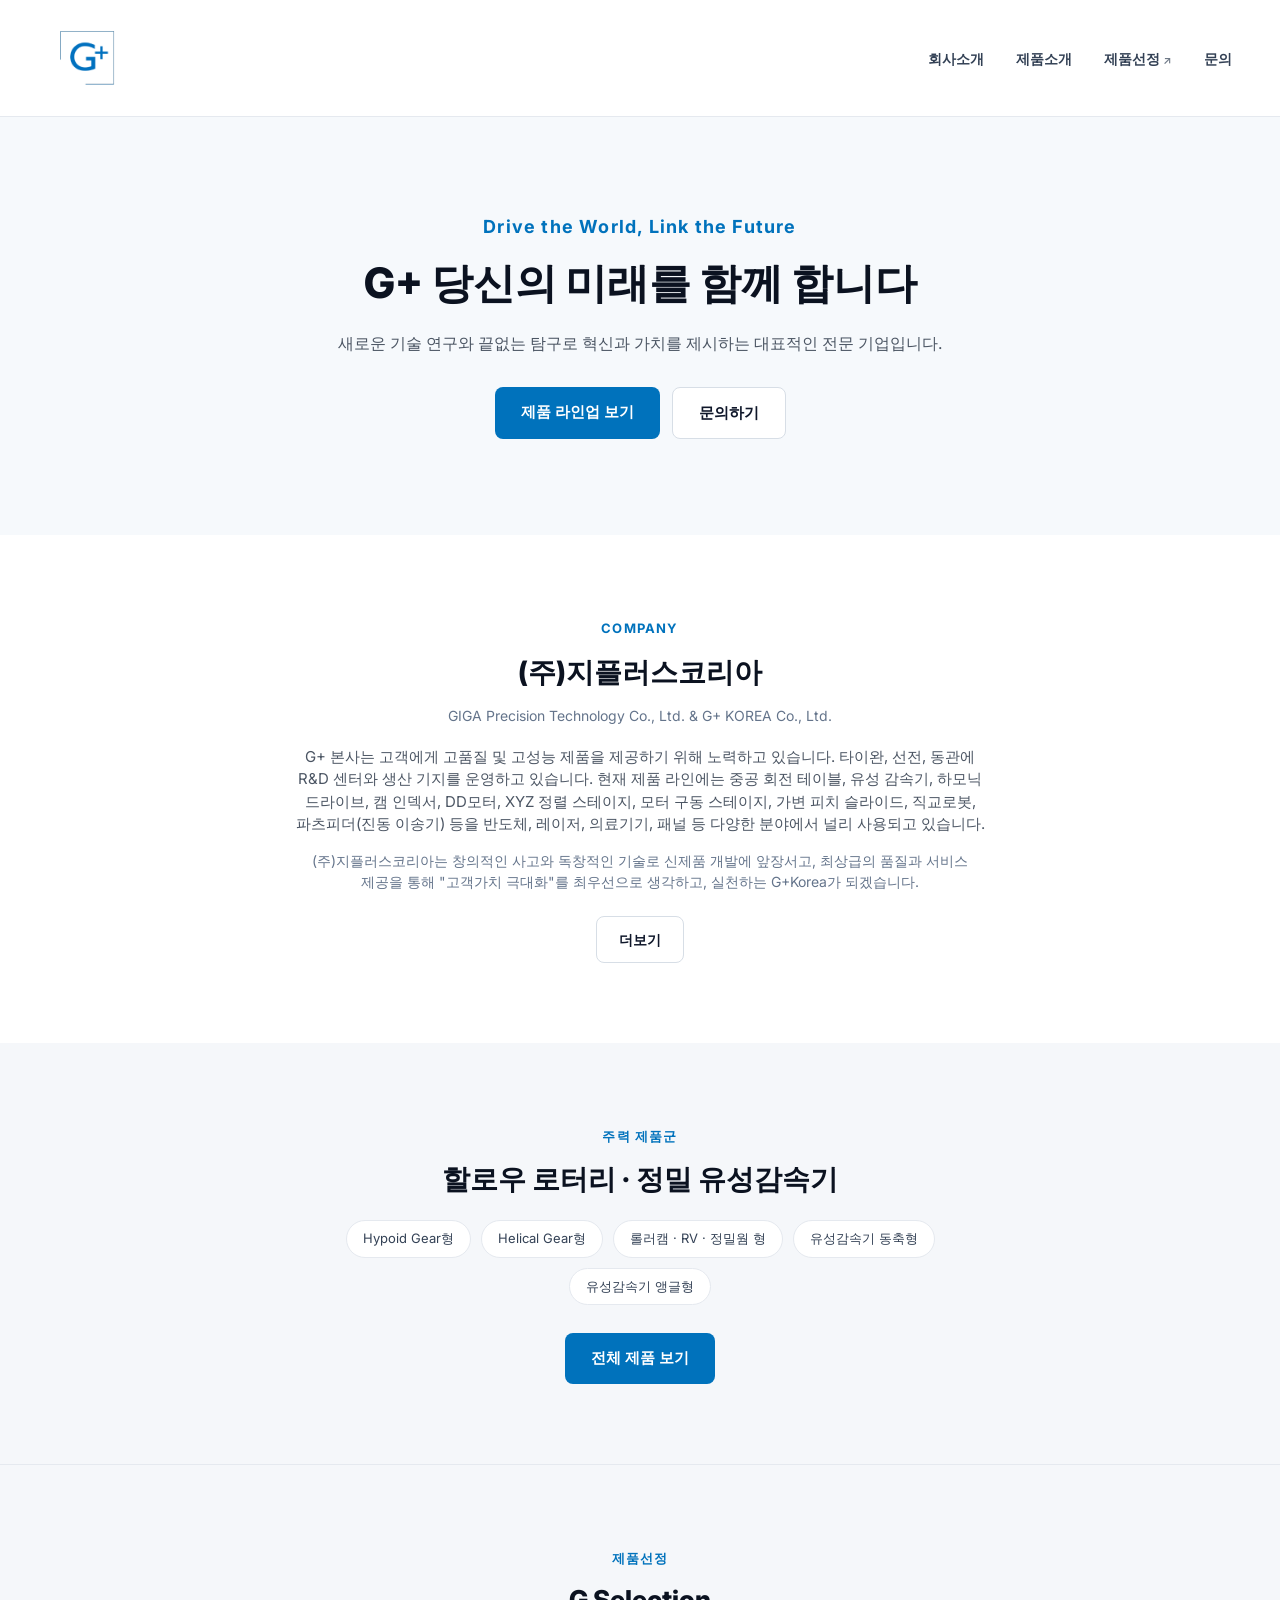
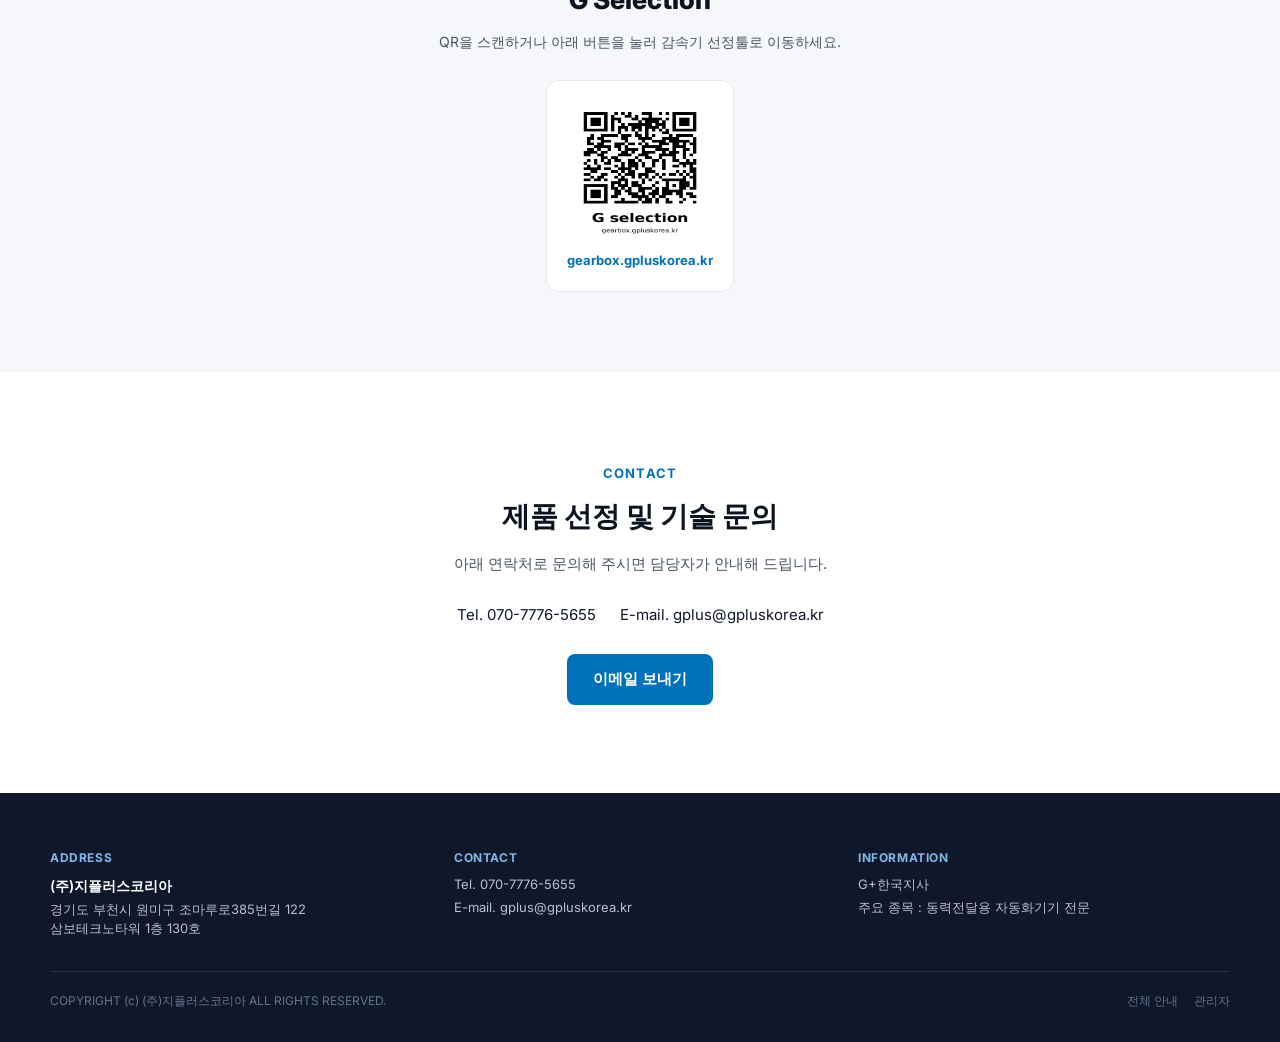
<file: index.html>
<!doctype html>
<html lang="ko">
<head>
  <meta charset="utf-8">
  <meta name="viewport" content="width=device-width, initial-scale=1">
  <title>G PLUS KOREA | (주)지플러스코리아</title>
  <meta name="description" content="G+ 할로우 로터리 · 정밀 유성감속기 전문기업 (주)지플러스코리아">
  <link rel="icon" href="assets/logo.png">
  <link rel="preconnect" href="https://fonts.googleapis.com">
  <link rel="preconnect" href="https://fonts.gstatic.com" crossorigin>
  <link rel="stylesheet" href="https://fonts.googleapis.com/css2?family=Inter:wght@400;500;600;700;800&display=swap">
  <link rel="stylesheet" href="css/styles.css">
</head>
<body>

  <!-- HEADER -->
  <header class="site-header">
    <a href="#top" aria-label="지플러스코리아 홈"><img class="site-header__logo" src="assets/logo.png" alt="G+ 로고" height="80"></a>
    <nav aria-label="주요 메뉴">
      <ul class="navlist">
        <li><a class="navlink" href="about.html">회사소개</a></li>
        <li><a class="navlink" href="products.html">제품소개</a></li>
        <li><a class="navlink" href="https://gearbox.gpluskorea.kr" target="_blank" rel="noopener">제품선정<span class="navlink__ext" aria-hidden="true">↗</span><span class="sr-only"> (새 창)</span></a></li>
        <li><a class="navlink" href="#contact">문의</a></li>
      </ul>
    </nav>
  </header>

  <main>
    <!-- HERO -->
    <section id="top" class="hero">
      <div class="hero__inner">
        <span class="hero__eyebrow" data-bind="heroEyebrow"></span>
        <h1 class="hero__title" data-bind="heroTitle"></h1>
        <p class="hero__subtitle" data-bind="heroSubtitle"></p>
        <div class="btn-row">
          <a href="products.html" class="btn btn--primary">제품 라인업 보기</a>
          <a href="#contact" class="btn btn--outline">문의하기</a>
        </div>
      </div>
    </section>

    <!-- ABOUT -->
    <section id="about" class="about-teaser">
      <span class="eyebrow">COMPANY</span>
      <h2 class="h2">(주)지플러스코리아</h2>
      <p class="about-teaser__en">GIGA Precision Technology Co., Ltd. &amp; G+ KOREA Co., Ltd.</p>
      <p class="about-teaser__p1" data-bind="aboutParagraphs.0" data-hide-empty></p>
      <p class="about-teaser__p2" data-bind="aboutParagraphs.1" data-hide-empty></p>
      <a href="about.html" class="btn btn--outline btn--sm">더보기</a>
    </section>

    <!-- PRODUCTS (teaser) -->
    <section id="products" class="section section--grey">
      <div class="teaser">
        <span class="eyebrow">주력 제품군</span>
        <h2 class="h2" data-bind="productsTitle"></h2>
        <div class="tags">
          <span class="tag">Hypoid Gear형</span>
          <span class="tag">Helical Gear형</span>
          <span class="tag">롤러캠 · RV · 정밀웜 형</span>
          <span class="tag">유성감속기 동축형</span>
          <span class="tag">유성감속기 앵글형</span>
        </div>
        <a href="products.html" class="btn btn--primary">전체 제품 보기</a>
      </div>
    </section>

    <!-- G SELECTION -->
    <section id="selection" class="section section--grey">
      <div class="selection">
        <div>
          <span class="eyebrow">제품선정</span>
          <h2 class="h2">G Selection</h2>
          <p>QR을 스캔하거나 아래 버튼을 눌러 감속기 선정툴로 이동하세요.</p>
        </div>
        <a href="https://gearbox.gpluskorea.kr" target="_blank" rel="noopener" class="qr-card" aria-label="G Selection 선정툴 열기">
          <img src="assets/gselection-qr.png" alt="G Selection QR 코드" width="140" height="140">
          <span>gearbox.gpluskorea.kr</span>
        </a>
      </div>
    </section>

    <!-- CONTACT -->
    <section id="contact" class="contact">
      <span class="eyebrow">CONTACT</span>
      <h2 class="h2" data-bind="contactTitle"></h2>
      <p class="lead" data-bind="contactSubtitle"></p>
      <div class="contact__lines">
        <p>Tel. <span data-bind="phone"></span></p>
        <p>E-mail. <span data-bind="email"></span></p>
      </div>
      <a href="#" data-mailto class="btn btn--primary">이메일 보내기</a>
    </section>
  </main>

  <!-- FOOTER -->
  <footer class="site-footer">
    <div class="container">
      <div class="site-footer__cols">
        <div class="site-footer__col">
          <p class="site-footer__label">ADDRESS</p>
          <p class="site-footer__name">(주)지플러스코리아</p>
          <p>경기도 부천시 원미구 조마루로385번길 122<br>삼보테크노타워 1층 130호</p>
        </div>
        <div class="site-footer__col">
          <p class="site-footer__label">CONTACT</p>
          <p>Tel. <span data-bind="phone"></span></p>
          <p>E-mail. <span data-bind="email"></span></p>
        </div>
        <div class="site-footer__col">
          <p class="site-footer__label">INFORMATION</p>
          <p>G+한국지사</p>
          <p>주요 종목 : 동력전달용 자동화기기 전문</p>
        </div>
      </div>
      <p class="site-footer__copy"><span>COPYRIGHT (c) (주)지플러스코리아 ALL RIGHTS RESERVED.</span><span class="site-footer__links"><a href="sitemap.html" class="site-footer__admin">전체 안내</a><a href="admin.html" class="site-footer__admin">관리자</a></span></p>
    </div>
  </footer>

  <script src="js/config.js"></script>
  <script src="js/content.js"></script>
  <script src="js/richtext.js"></script>
  <script src="js/main.js"></script>
</body>
</html>
</file>
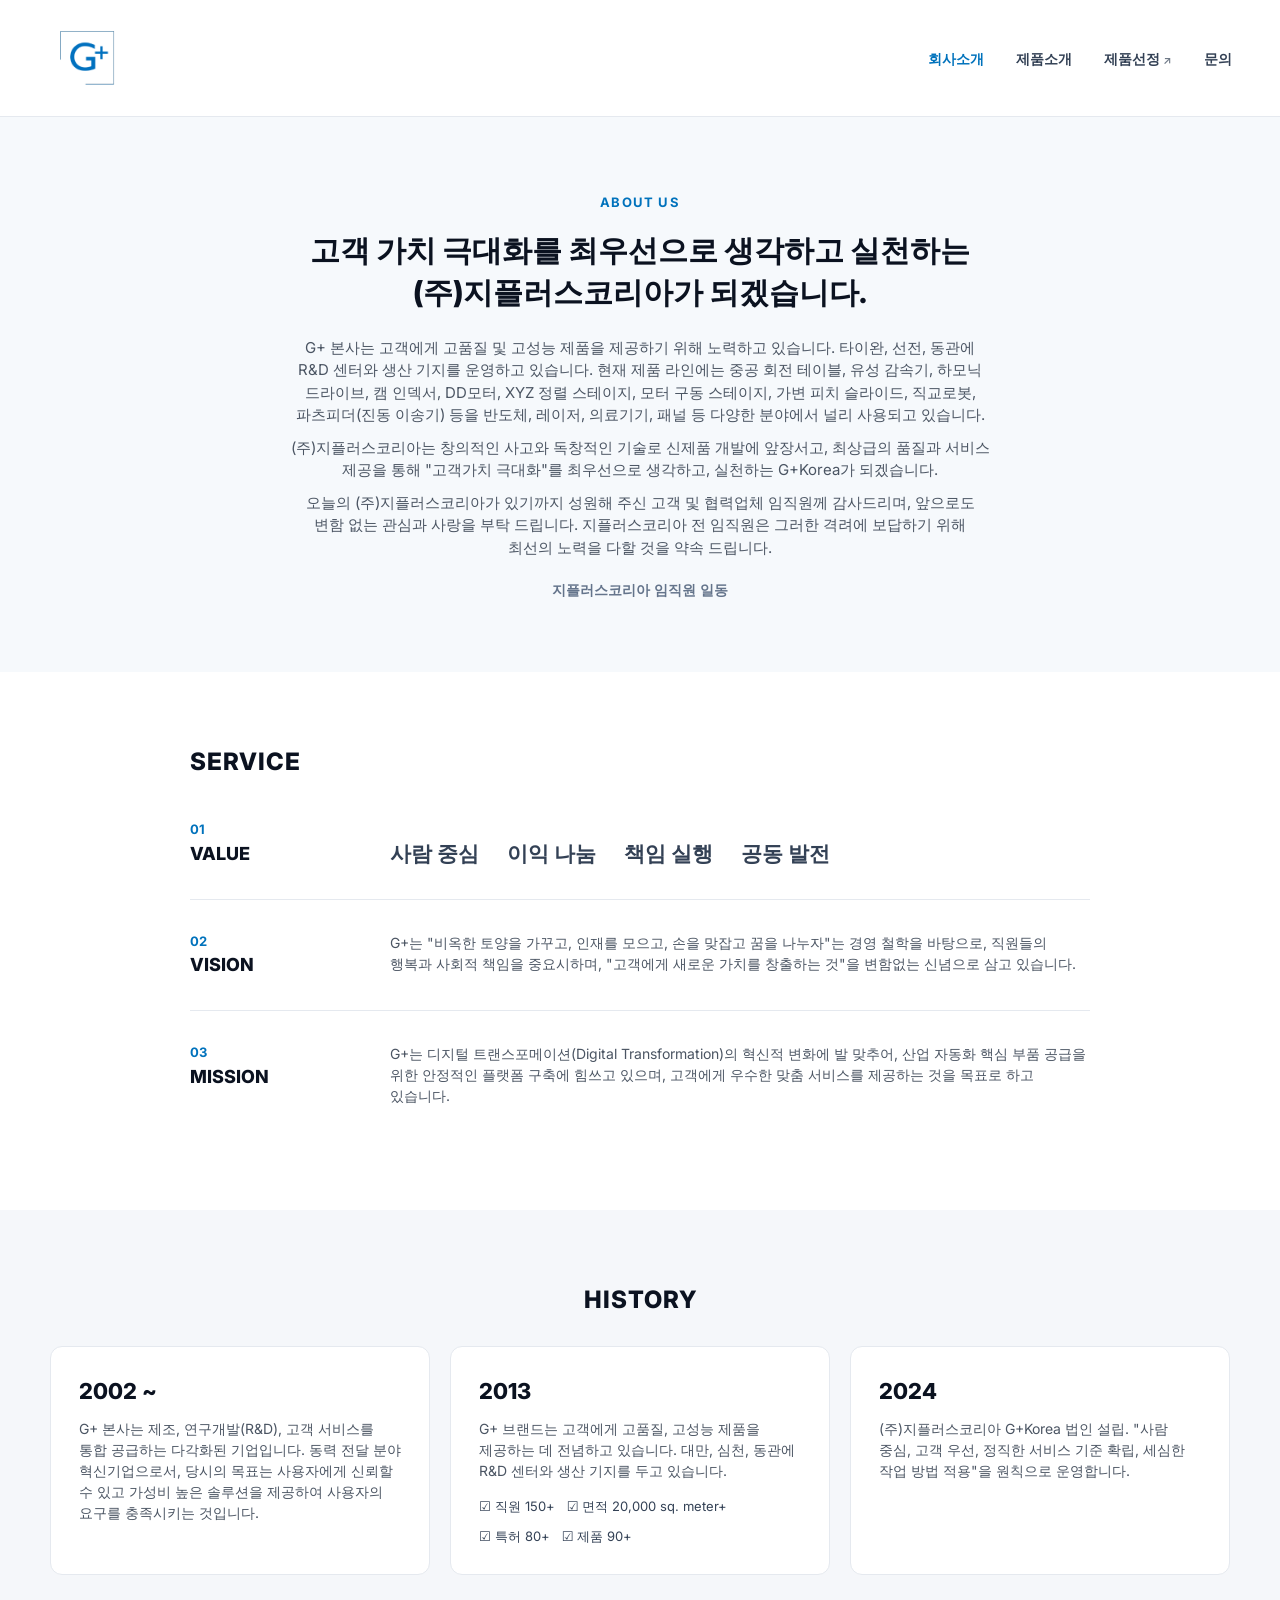
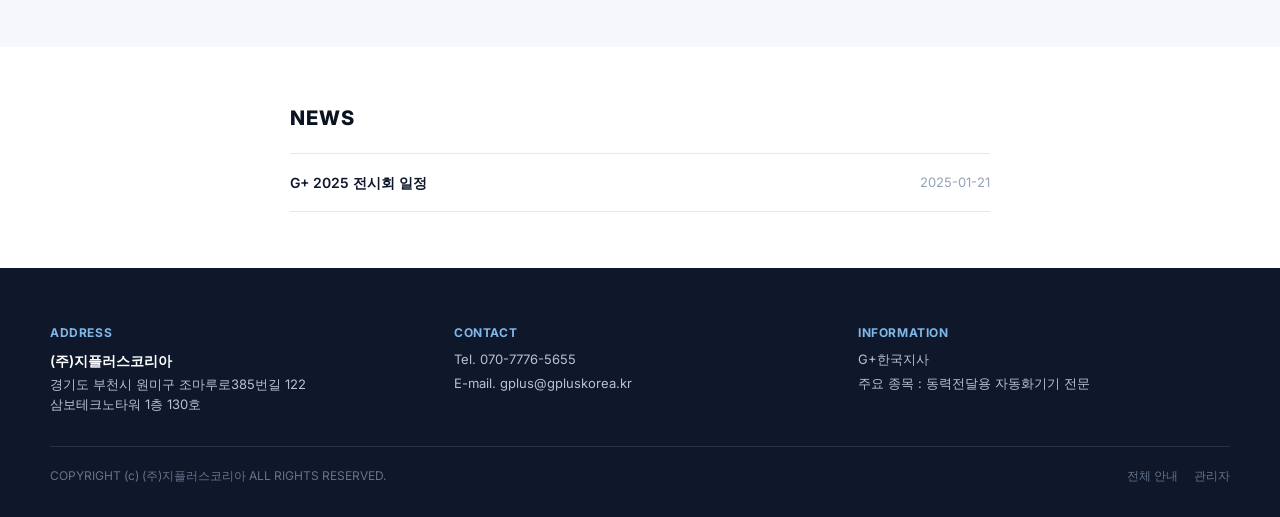
<file: about.html>
<!doctype html>
<html lang="ko">
<head>
  <meta charset="utf-8">
  <meta name="viewport" content="width=device-width, initial-scale=1">
  <title>회사소개 | (주)지플러스코리아</title>
  <meta name="description" content="(주)지플러스코리아 회사소개 — 비전, 미션, 연혁">
  <link rel="icon" href="assets/logo.png">
  <link rel="preconnect" href="https://fonts.googleapis.com">
  <link rel="preconnect" href="https://fonts.gstatic.com" crossorigin>
  <link rel="stylesheet" href="https://fonts.googleapis.com/css2?family=Inter:wght@400;500;600;700;800&display=swap">
  <link rel="stylesheet" href="css/styles.css">
</head>
<body>

  <!-- HEADER -->
  <header class="site-header">
    <a href="index.html" aria-label="지플러스코리아 홈"><img class="site-header__logo" src="assets/logo.png" alt="G+ 로고" height="80"></a>
    <nav aria-label="주요 메뉴">
      <ul class="navlist">
        <li><a class="navlink" href="#top" aria-current="page">회사소개</a></li>
        <li><a class="navlink" href="products.html">제품소개</a></li>
        <li><a class="navlink" href="https://gearbox.gpluskorea.kr" target="_blank" rel="noopener">제품선정<span class="navlink__ext" aria-hidden="true">↗</span><span class="sr-only"> (새 창)</span></a></li>
        <li><a class="navlink" href="index.html#contact">문의</a></li>
      </ul>
    </nav>
  </header>

  <main>
    <!-- TITLE / INTRO -->
    <section id="top" class="page-title">
      <div class="about-intro">
        <span class="eyebrow">ABOUT US</span>
        <h1 data-bind="aboutHeadline"></h1>
        <div class="about-intro__body" data-bind-list="aboutParagraphs"></div>
        <p class="about-intro__sign" data-bind="aboutSign" data-hide-empty></p>
      </div>
    </section>

    <!-- SERVICE -->
    <section class="section" style="padding-top:72px; padding-bottom:72px;">
      <div class="service">
        <h2 class="h2 h2--caps">SERVICE</h2>

        <div class="srow">
          <div class="slabel">
            <p class="slabel__num">01</p>
            <p class="slabel__name">VALUE</p>
          </div>
          <div class="scontent">
            <div class="values">
              <span>사람 중심</span>
              <span>이익 나눔</span>
              <span>책임 실행</span>
              <span>공동 발전</span>
            </div>
          </div>
        </div>

        <div class="srow">
          <div class="slabel">
            <p class="slabel__num">02</p>
            <p class="slabel__name">VISION</p>
          </div>
          <div class="scontent"><p data-bind="visionText"></p></div>
        </div>

        <div class="srow">
          <div class="slabel">
            <p class="slabel__num">03</p>
            <p class="slabel__name">MISSION</p>
          </div>
          <div class="scontent"><p data-bind="missionText"></p></div>
        </div>
      </div>
    </section>

    <!-- HISTORY -->
    <section class="section section--grey history" style="padding-top:72px; padding-bottom:72px;">
      <div class="container">
        <h2 class="h2 h2--caps center" style="margin-bottom:28px;">HISTORY</h2>
        <div class="dgrid">
          <div class="dcard">
            <h3 data-bind="history1Title"></h3>
            <p data-bind="history1Text"></p>
          </div>
          <div class="dcard">
            <h3 data-bind="history2Title"></h3>
            <p style="margin-bottom:6px;" data-bind="history2Text"></p>
            <p class="dcard__facts">☑ 직원 150+ &nbsp;&nbsp;☑ 면적 20,000 sq. meter+</p>
            <p class="dcard__facts">☑ 특허 80+ &nbsp;&nbsp;☑ 제품 90+</p>
          </div>
          <div class="dcard">
            <h3 data-bind="history3Title"></h3>
            <p data-bind="history3Text"></p>
          </div>
        </div>
      </div>
    </section>

    <!-- NEWS -->
    <section class="news" data-news-section>
      <div class="container">
        <h2 class="h2">NEWS</h2>
        <div class="news-list" data-bind-news="news"></div>
      </div>
    </section>
  </main>

  <!-- FOOTER -->
  <footer class="site-footer">
    <div class="container">
      <div class="site-footer__cols">
        <div class="site-footer__col">
          <p class="site-footer__label">ADDRESS</p>
          <p class="site-footer__name">(주)지플러스코리아</p>
          <p>경기도 부천시 원미구 조마루로385번길 122<br>삼보테크노타워 1층 130호</p>
        </div>
        <div class="site-footer__col">
          <p class="site-footer__label">CONTACT</p>
          <p>Tel. <span data-bind="phone"></span></p>
          <p>E-mail. <span data-bind="email"></span></p>
        </div>
        <div class="site-footer__col">
          <p class="site-footer__label">INFORMATION</p>
          <p>G+한국지사</p>
          <p>주요 종목 : 동력전달용 자동화기기 전문</p>
        </div>
      </div>
      <p class="site-footer__copy"><span>COPYRIGHT (c) (주)지플러스코리아 ALL RIGHTS RESERVED.</span><span class="site-footer__links"><a href="sitemap.html" class="site-footer__admin">전체 안내</a><a href="admin.html" class="site-footer__admin">관리자</a></span></p>
    </div>
  </footer>

  <script src="js/config.js"></script>
  <script src="js/content.js"></script>
  <script src="js/richtext.js"></script>
  <script src="js/main.js"></script>
</body>
</html>
</file>
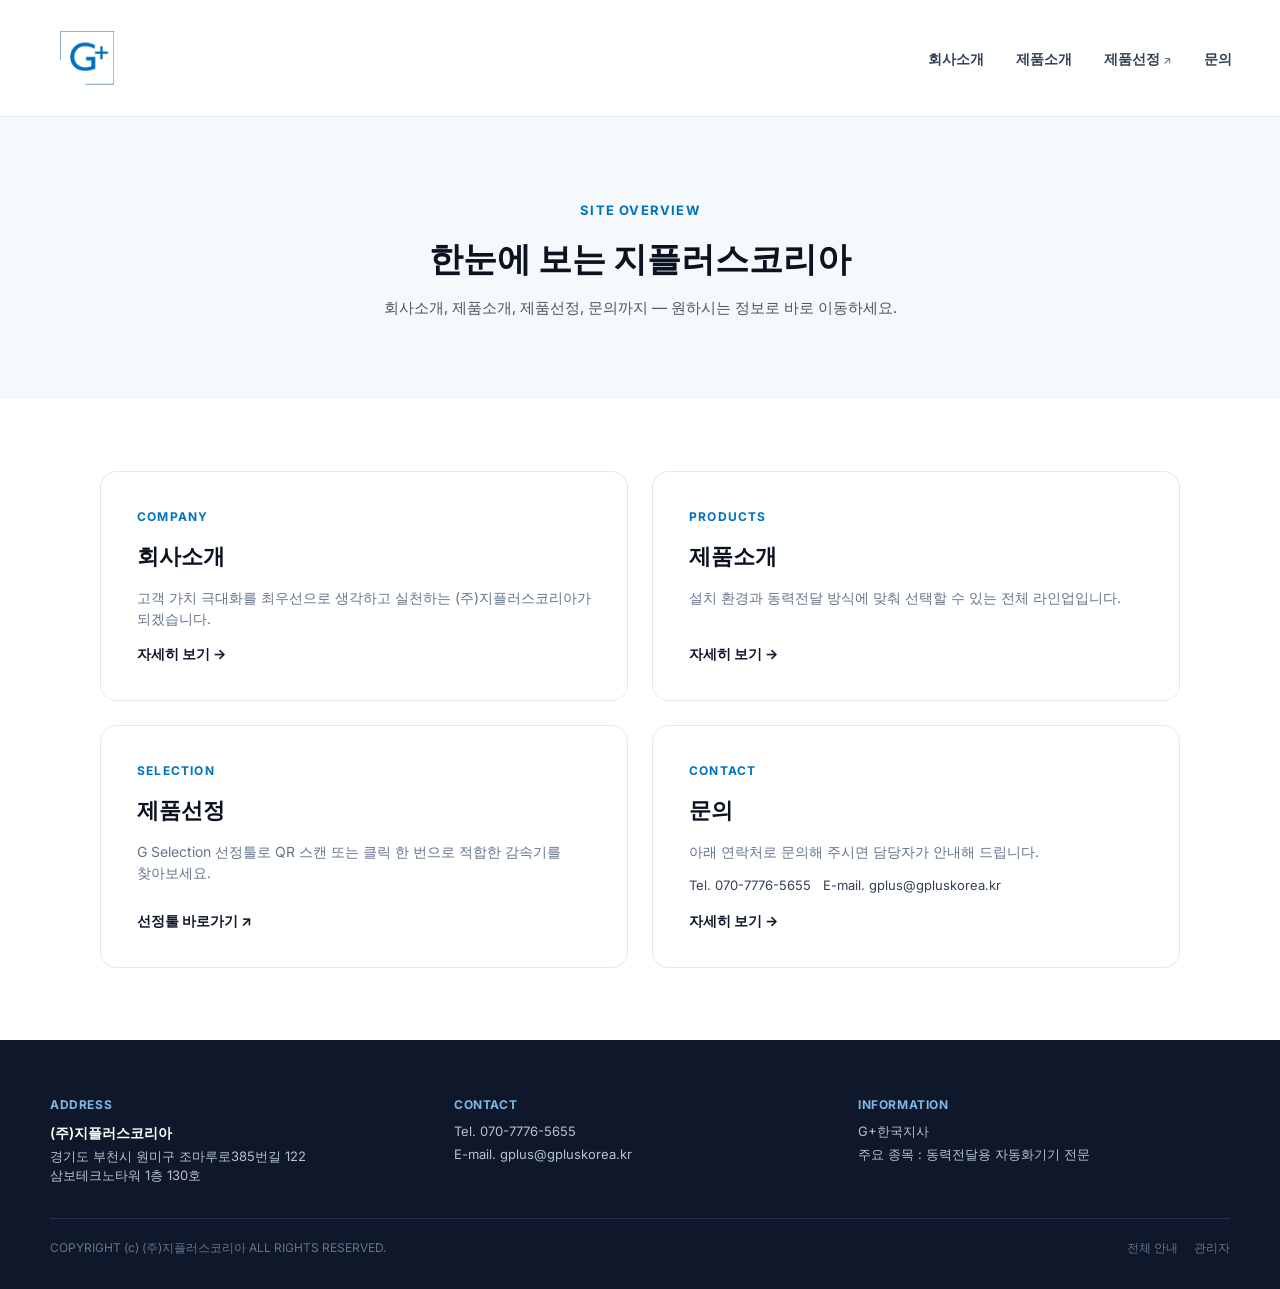
<file: sitemap.html>
<!doctype html>
<html lang="ko">
<head>
  <meta charset="utf-8">
  <meta name="viewport" content="width=device-width, initial-scale=1">
  <title>전체 안내 | (주)지플러스코리아</title>
  <meta name="description" content="(주)지플러스코리아 전체 안내 — 회사소개, 제품소개, 제품선정, 문의">
  <link rel="icon" href="assets/logo.png">
  <link rel="preconnect" href="https://fonts.googleapis.com">
  <link rel="preconnect" href="https://fonts.gstatic.com" crossorigin>
  <link rel="stylesheet" href="https://fonts.googleapis.com/css2?family=Inter:wght@400;500;600;700;800&display=swap">
  <link rel="stylesheet" href="css/styles.css">
</head>
<body>

  <!-- HEADER -->
  <header class="site-header">
    <a href="index.html" aria-label="지플러스코리아 홈"><img class="site-header__logo" src="assets/logo.png" alt="G+ 로고" height="80"></a>
    <nav aria-label="주요 메뉴">
      <ul class="navlist">
        <li><a class="navlink" href="about.html">회사소개</a></li>
        <li><a class="navlink" href="products.html">제품소개</a></li>
        <li><a class="navlink" href="https://gearbox.gpluskorea.kr" target="_blank" rel="noopener">제품선정<span class="navlink__ext" aria-hidden="true">↗</span><span class="sr-only"> (새 창)</span></a></li>
        <li><a class="navlink" href="index.html#contact">문의</a></li>
      </ul>
    </nav>
  </header>

  <main>
    <!-- TITLE -->
    <section id="top" class="page-title page-title--lg">
      <div class="page-title__inner page-title__inner--narrow">
        <span class="eyebrow">SITE OVERVIEW</span>
        <h1 class="page-title__h1">한눈에 보는 지플러스코리아</h1>
        <p class="lead">회사소개, 제품소개, 제품선정, 문의까지 — 원하시는 정보로 바로 이동하세요.</p>
      </div>
    </section>

    <!-- MENU GRID -->
    <section class="section" style="padding-top:72px; padding-bottom:72px;">
      <div class="container" style="max-width:1080px;">
        <div class="mgrid">
          <div class="mcard">
            <span class="mcard__tag">COMPANY</span>
            <h2>회사소개</h2>
            <p class="mcard__desc" data-bind="aboutHeadline"></p>
            <a class="mlink" href="about.html">자세히 보기 →</a>
          </div>

          <div class="mcard">
            <span class="mcard__tag">PRODUCTS</span>
            <h2>제품소개</h2>
            <p class="mcard__desc" data-bind="productsDescription"></p>
            <a class="mlink" href="products.html">자세히 보기 →</a>
          </div>

          <div class="mcard">
            <span class="mcard__tag">SELECTION</span>
            <h2>제품선정</h2>
            <p class="mcard__desc">G Selection 선정툴로 QR 스캔 또는 클릭 한 번으로 적합한 감속기를 찾아보세요.</p>
            <a class="mlink" href="https://gearbox.gpluskorea.kr" target="_blank" rel="noopener">선정툴 바로가기 ↗</a>
          </div>

          <div class="mcard">
            <span class="mcard__tag">CONTACT</span>
            <h2>문의</h2>
            <p class="mcard__desc" data-bind="contactSubtitle"></p>
            <p class="mcard__meta">Tel. <span data-bind="phone"></span> &nbsp;&nbsp;E-mail. <span data-bind="email"></span></p>
            <a class="mlink" href="index.html#contact">자세히 보기 →</a>
          </div>
        </div>
      </div>
    </section>
  </main>

  <!-- FOOTER -->
  <footer class="site-footer">
    <div class="container">
      <div class="site-footer__cols">
        <div class="site-footer__col">
          <p class="site-footer__label">ADDRESS</p>
          <p class="site-footer__name">(주)지플러스코리아</p>
          <p>경기도 부천시 원미구 조마루로385번길 122<br>삼보테크노타워 1층 130호</p>
        </div>
        <div class="site-footer__col">
          <p class="site-footer__label">CONTACT</p>
          <p>Tel. <span data-bind="phone"></span></p>
          <p>E-mail. <span data-bind="email"></span></p>
        </div>
        <div class="site-footer__col">
          <p class="site-footer__label">INFORMATION</p>
          <p>G+한국지사</p>
          <p>주요 종목 : 동력전달용 자동화기기 전문</p>
        </div>
      </div>
      <p class="site-footer__copy"><span>COPYRIGHT (c) (주)지플러스코리아 ALL RIGHTS RESERVED.</span><span class="site-footer__links"><a href="sitemap.html" class="site-footer__admin" aria-current="page">전체 안내</a><a href="admin.html" class="site-footer__admin">관리자</a></span></p>
    </div>
  </footer>

  <script src="js/config.js"></script>
  <script src="js/content.js"></script>
  <script src="js/richtext.js"></script>
  <script src="js/main.js"></script>
</body>
</html>
</file>
<file: css/styles.css>
/* G PLUS KOREA — shared styles for the public pages (index / products / about) and admin.html. */

:root {
  --accent: #0072BC;

  --ink: #0F172A;
  --ink-strong: #0B1220;
  --text: #334155;
  --muted: #4B5563;
  --subtle: #64748B;
  --faint: #94A3B8;

  --border: #E5E9EF;
  --border-strong: #D7DEE6;
  --bg: #FFFFFF;
  --bg-tint: #F6F9FC;
  --bg-section: #F5F7FA;

  --dark-bg: #0F172A;
  --dark-border: #27324A;
  --dark-eyebrow: #7FB8E8;
  --dark-muted: #B6C2D4;

  --success-bg: #E7F6EC;
  --success: #1B7A3D;
  --danger-bg: #FDEBEC;
  --danger: #C0392B;
  --danger-border: #F3B4B4;

  /* Max line length for all body copy on the public pages. */
  --text-max: 700px;

  --font: 'Inter', system-ui, -apple-system, 'Apple SD Gothic Neo', 'Malgun Gothic', sans-serif;
}

* { box-sizing: border-box; }
/* Keep in-page anchors (#contact etc.) clear of the sticky header. */
html { scroll-behavior: smooth; scroll-padding-top: 132px; }
@media (prefers-reduced-motion: reduce) { html { scroll-behavior: auto; } }
.sr-only { position: absolute; width: 1px; height: 1px; padding: 0; margin: -1px; overflow: hidden; clip: rect(0,0,0,0); white-space: nowrap; border: 0; }
/* Korean: wrap between words (keep-all), not mid-word; very long strings (URLs) may still break. */
body { margin: 0; background: var(--bg); color: var(--ink); font-family: var(--font); line-height: 1.5; word-break: keep-all; overflow-wrap: break-word; }
a { text-decoration: none; color: inherit; }
img { display: block; }
[hidden] { display: none !important; }

/* ---------- Layout ---------- */
.container { max-width: 1180px; margin: 0 auto; }
.section { padding: 80px 48px; }
.section--tint { background: var(--bg-tint); }
.section--grey { background: var(--bg-section); }
.section--grey + .section--grey { border-top: 1px solid var(--border); }
.center { text-align: center; }

.eyebrow { display: inline-block; color: var(--accent); font-weight: 700; font-size: 13px; letter-spacing: 1.2px; margin-bottom: 12px; }
.h2 { font-size: 28px; font-weight: 800; margin: 0 0 12px; color: var(--ink-strong); }
.h2--sm { font-size: 22px; }
.h2--caps { font-size: 24px; letter-spacing: 1px; }
.lead { font-size: 15px; color: var(--muted); margin: 0 auto; max-width: var(--text-max); }

/* ---------- Buttons ---------- */
.btn { display: inline-block; font-size: 15px; font-weight: 600; padding: 14px 26px; border-radius: 8px; white-space: nowrap; }
.btn--sm { font-size: 14px; padding: 12px 22px; }
.btn--primary { background: var(--accent); color: #fff; }
.btn--primary:hover { opacity: 0.92; }
.btn--outline { color: var(--ink); border: 1px solid var(--border-strong); background: #fff; }
.btn-row { display: flex; gap: 12px; justify-content: center; flex-wrap: wrap; }

/* ---------- Header ---------- */
.site-header { position: sticky; top: 0; z-index: 20; background: rgba(255,255,255,0.96); border-bottom: 1px solid var(--border); padding: 18px 48px; display: flex; align-items: center; justify-content: space-between; gap: 24px; flex-wrap: wrap; }
.site-header__logo { height: 80px; width: auto; }
.navlist { display: flex; align-items: center; gap: 32px; list-style: none; margin: 0; padding: 0; flex-wrap: wrap; }
.navlink { color: var(--text); font-size: 14px; font-weight: 600; }
.navlink__ext { font-size: 11px; margin-left: 3px; opacity: .7; }
.navlink:hover, .navlink[aria-current="page"] { color: var(--accent); }

/* ---------- Page hero / title ---------- */
.hero { background: var(--bg-tint); padding: 96px 48px; }
.hero__inner { max-width: var(--text-max); margin: 0 auto; text-align: center; }
.hero__eyebrow { display: inline-block; color: var(--accent); font-weight: 700; font-size: 18px; letter-spacing: 1.2px; margin-bottom: 16px; }
.hero__title { font-size: 42px; line-height: 1.3; font-weight: 800; margin: 0 0 20px; color: var(--ink-strong); }
.hero__subtitle { font-size: 16px; color: var(--muted); margin: 0 0 32px; }

.page-title { background: var(--bg-tint); padding: 72px 48px; }
.page-title__inner { max-width: var(--text-max); margin: 0 auto; text-align: center; }
.page-title .eyebrow { margin-bottom: 16px; }
.page-title__h1 { font-size: 34px; line-height: 1.3; font-weight: 800; margin: 0 0 16px; color: var(--ink-strong); }

/* ---------- Home: about teaser ---------- */
.about-teaser { padding: 80px 48px; max-width: 900px; margin: 0 auto; text-align: center; }
.about-teaser__en { font-size: 14px; color: var(--subtle); margin: 0 0 20px; }
.about-teaser__p1 { font-size: 15px; color: var(--muted); margin: 0 auto 14px; max-width: var(--text-max); }
.about-teaser__p2 { font-size: 14px; color: var(--subtle); margin: 0 auto 24px; max-width: var(--text-max); }

/* ---------- Home: product teaser ---------- */
.teaser { max-width: var(--text-max); margin: 0 auto; text-align: center; }
.teaser .h2 { margin-bottom: 20px; }
.tags { display: flex; flex-wrap: wrap; gap: 10px; justify-content: center; margin-bottom: 28px; }
.tag { font-size: 13px; color: var(--text); background: #fff; border: 1px solid var(--border); border-radius: 999px; padding: 8px 16px; }

/* ---------- Home: G Selection ---------- */
.selection { max-width: 500px; margin: 0 auto; display: flex; flex-direction: column; align-items: center; gap: 28px; text-align: center; }
.selection .h2 { font-size: 26px; }
.selection p { font-size: 14px; color: var(--muted); margin: 0; }
.qr-card { background: #fff; border: 1px solid var(--border); border-radius: 12px; padding: 20px; text-align: center; }
.qr-card img { margin: 0 auto 10px; border-radius: 4px; }
.qr-card span { display: block; font-size: 13px; font-weight: 700; color: var(--accent); }

/* ---------- Home: contact ---------- */
.contact { padding: 88px 48px; max-width: calc(var(--text-max) + 96px); margin: 0 auto; text-align: center; }
.contact .h2 { margin-bottom: 16px; }
.contact .lead { margin-bottom: 28px; }
.contact__lines { display: flex; justify-content: center; gap: 24px; flex-wrap: wrap; margin-bottom: 28px; }
.contact__lines p { margin: 0; font-size: 15px; color: var(--ink); }

/* ---------- Cards ---------- */
.dgrid { display: grid; grid-template-columns: repeat(3, minmax(0, 1fr)); gap: 20px; }
.dgrid2 { display: grid; grid-template-columns: repeat(2, minmax(0, 1fr)); gap: 20px; }
.dcard { border: 1px solid var(--border); border-radius: 12px; padding: 28px; background: #fff; display: flex; flex-direction: column; gap: 10px; }
.dcard h3 { margin: 0; font-size: 18px; font-weight: 800; color: var(--ink-strong); }
.dcard__models { margin: 0; font-size: 13px; color: var(--accent); font-weight: 700; }

/* Model code with a product-photo tooltip (products.html). Shows on hover and keyboard focus. */
.code-hover { position: relative; cursor: help; border-bottom: 1px dashed currentColor; outline: none; }
.code-hover:focus-visible { border-radius: 2px; box-shadow: 0 0 0 2px var(--accent); }
.code-tip { position: absolute; left: 50%; bottom: 100%; transform: translateX(-50%) translateY(-10px); background: #fff; border: 1px solid var(--border); border-radius: 10px; padding: 8px; box-shadow: 0 8px 24px rgba(15,23,42,0.18); opacity: 0; visibility: hidden; transition: opacity .15s ease; z-index: 30; pointer-events: none; }
.code-tip img { width: 140px; height: 140px; object-fit: contain; }
.code-hover:hover .code-tip, .code-hover:focus .code-tip { opacity: 1; visibility: visible; }
.dcard p { margin: 0; font-size: 14px; color: var(--muted); }

/* Series cards (products.html, filled by js/series.js from series_photo) */
.series { margin-top: 40px; }
.series__head { margin: 0 0 16px; font-size: 16px; font-weight: 800; color: var(--ink-strong); }
.sgrid { display: grid; grid-template-columns: repeat(4, minmax(0, 1fr)); gap: 16px; }
.scard { border: 1px solid var(--border); border-radius: 12px; background: #fff; overflow: hidden; display: flex; flex-direction: column; }
.scard__media { aspect-ratio: 1 / 1; display: flex; align-items: center; justify-content: center; padding: 16px; border-bottom: 1px solid var(--border); background: #fff; }
.scard__frame { position: relative; width: 100%; height: 100%; overflow: hidden; }
.scard__img { position: absolute; left: 0; top: 0; width: 100%; height: 100%; object-fit: contain; }
.scard__img.is-fitted { object-fit: fill; max-width: none; }
.scard__missing { font-size: 20px; font-weight: 800; color: var(--subtle); letter-spacing: 1px; }
.scard__body { padding: 16px 18px 18px; display: flex; flex-direction: column; gap: 6px; flex: 1 1 auto; }
.scard__code { margin: 0; font-size: 17px; font-weight: 800; color: var(--accent); }
.scard__model { margin: 0; font-size: 12px; font-weight: 700; color: var(--subtle); }
.scard__desc { margin: 0; font-size: 13px; color: var(--muted); }
.scard__chips { display: flex; flex-wrap: wrap; gap: 6px; margin-top: auto; padding-top: 8px; }
.scard__chip { font-family: inherit; font-size: 12px; font-weight: 700; padding: 4px 10px; border-radius: 999px; border: 1px solid var(--border-strong); background: #fff; color: var(--text); cursor: pointer; }
.scard__chip:hover { border-color: var(--accent); color: var(--accent); }
.scard__chip[aria-pressed="true"] { background: var(--accent); border-color: var(--accent); color: #fff; }
.scard__chip:focus-visible { outline: 2px solid var(--accent); outline-offset: 2px; }

.group-head { margin: 0 0 28px; }
.group-head .h2 { margin-bottom: 8px; }
.group-head p { font-size: 14px; color: var(--subtle); margin: 0; max-width: var(--text-max); }

/* ---------- Products: strengths ---------- */
.strengths { padding: 64px 48px 16px; box-shadow: 0 2px 8px 0 rgba(0,0,0,0.2); position: relative; }
.fgrid4 { display: grid; grid-template-columns: repeat(4, minmax(0, 1fr)); gap: 24px; margin-bottom: 56px; }
.fgrid3 { display: grid; grid-template-columns: repeat(3, minmax(0, 1fr)); gap: 32px; }
.ficon { display: flex; flex-direction: column; align-items: center; text-align: center; gap: 14px; }
.ficon svg { width: 56px; height: 56px; color: var(--ink-strong); }
.ficon h3, .fphoto h3 { margin: 0; font-size: 16px; font-weight: 800; color: var(--ink-strong); }
.fphoto h3 { font-weight: 700; }
.ficon p, .fphoto p { margin: 0; font-size: 13px; color: var(--subtle); }
.fphoto { display: flex; flex-direction: column; align-items: center; text-align: center; gap: 16px; }
.fphoto img { width: 150px; height: 150px; border-radius: 50%; object-fit: cover; }
.fphoto p { max-width: 260px; }
.planetary { padding: 56px 48px 72px; }

/* ---------- About ---------- */
.about-intro { max-width: var(--text-max); margin: 0 auto; text-align: center; }
.about-intro .eyebrow { margin-bottom: 16px; }
.about-intro h1 { font-size: 30px; line-height: 1.4; font-weight: 800; margin: 0 0 24px; color: var(--ink-strong); }
.about-intro p { font-size: 15px; color: var(--muted); margin: 0 0 10px; }
.about-intro__body { margin-bottom: 20px; }
.about-intro__body p:last-child { margin-bottom: 0; }
.about-intro .about-intro__sign { font-size: 14px; color: var(--subtle); margin: 0; font-weight: 600; }

/* label column (160px) + gap (40px) + text column capped at --text-max */
.service { max-width: calc(var(--text-max) + 200px); margin: 0 auto; }
.service .h2 { margin-bottom: 8px; }
.srow { display: flex; gap: 40px; padding: 32px 0; border-bottom: 1px solid var(--border); }
.srow:last-child { border-bottom: none; }
.slabel { flex: 0 0 160px; }
.slabel__num { margin: 0; font-size: 13px; color: var(--accent); font-weight: 700; }
.slabel__name { margin: 0; font-size: 18px; font-weight: 800; color: var(--ink-strong); }
.scontent { flex: 1 1 auto; min-width: 0; }
.scontent p { max-width: var(--text-max); margin: 0; font-size: 14px; color: var(--muted); }
/* Sits on the VALUE line: skip the "01" line (13px × 1.5) and share VALUE's line box (18px × 1.5). */
.values { display: flex; gap: 8px 28px; flex-wrap: wrap; margin-top: 19.5px; font-size: 21px; line-height: 27px; color: var(--text); font-weight: 600; }

.history .dcard h3 { font-size: 22px; }
.history .dcard__facts { font-size: 13px; color: var(--text); }

.news { padding: 56px 48px; }
.news .container { max-width: var(--text-max); }
.news .h2 { font-size: 20px; letter-spacing: 1px; margin-bottom: 20px; }
.news-row { display: flex; align-items: center; justify-content: space-between; gap: 16px; padding: 18px 0; border-top: 1px solid var(--border); border-bottom: 1px solid var(--border); flex-wrap: wrap; }
.news-row__title { margin: 0; font-size: 14px; color: var(--ink); font-weight: 600; }
.news-row__date { margin: 0; font-size: 13px; color: var(--faint); }
.news-row + .news-row { border-top: none; }
.news-row--link:hover .news-row__title { color: var(--accent); }

/* ---------- Sitemap ---------- */
.page-title--lg { padding-top: 80px; padding-bottom: 80px; }
.page-title__inner--narrow { max-width: var(--text-max); }
.mgrid { display: grid; grid-template-columns: repeat(2, minmax(0, 1fr)); gap: 24px; }
.mcard { border: 1px solid var(--border); border-radius: 16px; padding: 36px; background: #fff; display: flex; flex-direction: column; gap: 14px; transition: box-shadow .15s ease, transform .15s ease; }
.mcard:hover { box-shadow: 0 12px 28px rgba(15,23,42,0.08); transform: translateY(-2px); }
.mcard__tag { color: var(--accent); font-weight: 700; font-size: 12px; letter-spacing: 1.2px; }
.mcard h2 { margin: 0; font-size: 22px; font-weight: 800; color: var(--ink-strong); }
.mcard__desc { margin: 0; font-size: 14px; color: var(--subtle); flex: 1 1 auto; }
.mcard__meta { margin: 0; font-size: 13px; color: var(--text); }
.mlink { display: inline-flex; align-items: center; gap: 6px; color: var(--ink); font-size: 14px; font-weight: 700; margin-top: auto; }
.mlink:hover { color: var(--accent); }

/* ---------- Footer ---------- */
.site-footer { background: var(--dark-bg); padding: 56px 48px 32px; }
.site-footer__cols { display: flex; flex-wrap: wrap; gap: 32px; margin-bottom: 32px; }
.site-footer__col { flex: 1 1 240px; min-width: 0; }
.site-footer__col p { margin: 0 0 4px; font-size: 13px; color: var(--dark-muted); }
.site-footer__col p:last-child { margin-bottom: 0; }
.site-footer__label { font-size: 12px !important; font-weight: 700; color: var(--dark-eyebrow) !important; letter-spacing: 0.6px; margin-bottom: 8px !important; }
.site-footer__name { font-size: 14px !important; color: #fff !important; font-weight: 600; }
.site-footer__copy { margin: 0; font-size: 12px; color: var(--subtle); border-top: 1px solid var(--dark-border); padding-top: 20px; display: flex; justify-content: space-between; gap: 12px; flex-wrap: wrap; }
.site-footer__links { display: flex; gap: 16px; }
.site-footer__admin { color: var(--subtle); }
.site-footer__admin:hover { color: var(--dark-muted); }

/* ---------- Responsive ---------- */
@media (max-width: 900px) {
  .dgrid { grid-template-columns: repeat(2, minmax(0, 1fr)); }
  .dgrid2, .fgrid3 { grid-template-columns: 1fr; }
  .fgrid4 { grid-template-columns: repeat(2, minmax(0, 1fr)); }
  .sgrid { grid-template-columns: repeat(3, minmax(0, 1fr)); }
}
@media (max-width: 760px) {
  .history .dgrid { grid-template-columns: 1fr; }
  .mgrid { grid-template-columns: 1fr; }
  .srow { flex-direction: column; gap: 14px; }
  .slabel { flex: 0 0 auto; }
  .values { margin-top: 0; }
  .sgrid { grid-template-columns: repeat(2, minmax(0, 1fr)); }
}
@media (max-width: 560px) {
  .dgrid, .fgrid4 { grid-template-columns: 1fr; }
  .mcard { padding: 28px 24px; }
  .site-header, .hero, .page-title, .section, .about-teaser, .contact, .strengths, .planetary, .news, .site-footer { padding-left: 16px; padding-right: 16px; }
  .site-header__logo { height: 56px; }
  .navlist { gap: 20px; }
  .hero__title { font-size: 32px; }
}

/* ================= Admin ================= */
.admin { background: var(--bg-tint); min-height: 100vh; }
.admin-header { background: #fff; border-bottom: 1px solid var(--border); padding: 18px 48px; display: flex; align-items: center; justify-content: space-between; gap: 24px; flex-wrap: wrap; }
.admin-header__left { display: flex; align-items: center; gap: 16px; }
.admin-header__left img { height: 48px; width: auto; }
.admin-header__title { font-size: 15px; font-weight: 800; color: var(--ink-strong); }
.admin-header__right { display: flex; align-items: center; gap: 16px; flex-wrap: wrap; }
.admin-header__user { font-size: 13px; color: var(--subtle); }
.admin-header__logout { font-family: inherit; font-size: 13px; font-weight: 600; color: var(--text); background: #fff; border: 1px solid var(--border-strong); border-radius: 6px; padding: 6px 12px; cursor: pointer; }
.admin-header__logout:hover { border-color: var(--accent); color: var(--accent); }
.admin-header__link { color: var(--text); font-size: 13px; font-weight: 600; }
.admin-header__link:hover { color: var(--accent); }

.admin-main { max-width: 760px; margin: 0 auto; padding: 48px 24px 80px; }
.panel { border: 1px solid var(--border); border-radius: 12px; background: #fff; padding: 28px 32px; margin-bottom: 24px; }
.panel__hint { margin: -8px 0 20px; font-size: 13px; color: var(--subtle); }
.panel__sub { margin: 24px 0 12px; padding-top: 20px; border-top: 1px solid var(--border); font-size: 13px; font-weight: 800; letter-spacing: 0.6px; color: var(--accent); }
.panel__hint + .panel__sub { margin-top: 0; padding-top: 0; border-top: none; }
.list { display: flex; flex-direction: column; gap: 12px; margin-bottom: 12px; }
.list-item { border: 1px solid var(--border); border-radius: 10px; padding: 12px; background: var(--bg-tint); display: flex; flex-direction: column; gap: 8px; }
.list-item__head { display: flex; align-items: center; justify-content: space-between; gap: 8px; }
.list-item__label { font-size: 12px; font-weight: 700; color: var(--subtle); letter-spacing: 0.3px; }
.list-item__tools { display: flex; gap: 6px; }
.list-item textarea { font-family: var(--font); font-size: 14px; color: var(--ink-strong); border: 1px solid var(--border-strong); border-radius: 8px; padding: 10px 12px; width: 100%; min-height: 110px; resize: vertical; line-height: 1.5; outline: none; background: #fff; }
.list-item textarea:focus { border-color: var(--accent); }
.list-item__fields { display: grid; grid-template-columns: minmax(0, 1fr) 160px; gap: 8px 10px; }
.list-item__field { display: flex; flex-direction: column; gap: 4px; min-width: 0; }
.list-item__field--link { grid-column: 1 / -1; }
.list-item__field label { font-size: 11px; font-weight: 700; color: var(--subtle); }
.list-item__field input { font-family: var(--font); font-size: 14px; color: var(--ink-strong); border: 1px solid var(--border-strong); border-radius: 8px; padding: 8px 10px; width: 100%; outline: none; background: #fff; }
.list-item__field input:focus { border-color: var(--accent); }
/* Rich text editor (js/richtext.js) */
.admin-note { margin: 0 0 24px; padding: 14px 16px; border: 1px solid var(--border); border-radius: 10px; background: #fff; font-size: 13px; color: var(--text); }
.rich { border: 1px solid var(--border-strong); border-radius: 8px; background: #fff; overflow: hidden; }
.rich:focus-within { border-color: var(--accent); }
.rich__bar { display: flex; flex-wrap: wrap; align-items: center; gap: 6px; padding: 6px 8px; border-bottom: 1px solid var(--border); background: var(--bg-tint); }
.rich__group { display: inline-flex; align-items: center; gap: 4px; padding: 0 6px; border-left: 1px solid var(--border); border-right: 1px solid var(--border); }
.rich__btn { font-family: inherit; font-size: 12px; font-weight: 600; min-width: 28px; height: 28px; padding: 0 8px; border: 1px solid var(--border-strong); border-radius: 6px; background: #fff; color: var(--text); cursor: pointer; }
.rich__btn:hover { border-color: var(--accent); color: var(--accent); }
.rich__btn--bold { font-size: 14px; }
.rich__swatch { flex: 0 0 auto; min-width: 0; width: 20px; height: 20px; padding: 0; border-radius: 50%; border: 2px solid #fff; box-shadow: 0 0 0 1px var(--border-strong); }
.rich__swatch:hover { box-shadow: 0 0 0 2px var(--accent); }
.rich .rich__picker { flex: 0 0 auto; width: 28px; height: 24px; padding: 0; border: 1px solid var(--border-strong); border-radius: 6px; background: #fff; cursor: pointer; }
.rich__size { font-family: inherit; font-size: 12px; height: 28px; padding: 0 6px; border: 1px solid var(--border-strong); border-radius: 6px; background: #fff; color: var(--text); cursor: pointer; }
.rich__area { min-height: 88px; padding: 10px 12px; font-size: 14px; line-height: 1.5; color: var(--ink-strong); outline: none; overflow-wrap: anywhere; }
.list-item .rich__area { min-height: 110px; }
.list-empty { margin: 0; font-size: 13px; color: var(--subtle); }
.btn-mini { font-family: inherit; font-size: 12px; font-weight: 700; min-width: 30px; padding: 5px 9px; border-radius: 6px; border: 1px solid var(--border-strong); background: #fff; color: var(--text); cursor: pointer; }
.btn-mini:hover:not(:disabled) { border-color: var(--accent); color: var(--accent); }
.btn-mini:disabled { opacity: .4; cursor: default; }
.btn-mini--danger:hover:not(:disabled) { border-color: var(--danger); color: var(--danger); }
/* Admin: series photo rows (js/admin-series.js) */
.series-filter { display: flex; align-items: center; gap: 10px; margin-bottom: 12px; }
.series-filter label { font-size: 12px; font-weight: 700; color: var(--subtle); }
.series-filter input { font-family: var(--font); font-size: 14px; border: 1px solid var(--border-strong); border-radius: 8px; padding: 8px 10px; width: 100%; max-width: 280px; outline: none; background: #fff; }
.series-filter input:focus { border-color: var(--accent); }
.sitem__badges { display: inline-flex; gap: 6px; margin-left: 8px; vertical-align: middle; }
.sitem__badge { font-size: 11px; font-weight: 700; padding: 2px 8px; border-radius: 999px; background: #EEF1F5; color: var(--subtle); }
.sitem__badge--new { background: #E6F1FA; color: var(--accent); }
.sitem__body { display: flex; gap: 14px; align-items: flex-start; }
.sitem__photo { flex: 0 0 132px; display: flex; flex-direction: column; align-items: stretch; gap: 6px; }
.sitem__thumb { width: 132px; height: 132px; border: 1px solid var(--border); border-radius: 8px; background: #fff; display: flex; align-items: center; justify-content: center; overflow: hidden; }
.sitem__thumb img { width: 100%; height: 100%; object-fit: contain; padding: 6px; }
.sitem__none { font-size: 12px; color: var(--subtle); }
.sitem__pick { text-align: center; position: relative; }
.sitem__pick:focus-within { outline: 2px solid var(--accent); outline-offset: 2px; }
.sitem__pick.is-busy { opacity: .6; pointer-events: none; }
.sitem__path { margin: 0; font-size: 11px; color: var(--subtle); word-break: break-all; }
.sitem__fields { flex: 1 1 auto; min-width: 0; grid-template-columns: repeat(2, minmax(0, 1fr)) minmax(0, 1fr) 90px; }
.sitem__field--description { grid-column: 1 / -1; }
.btn-add { font-family: inherit; font-size: 13px; font-weight: 700; padding: 10px 14px; width: 100%; border: 1px dashed var(--border-strong); border-radius: 10px; background: #fff; color: var(--accent); cursor: pointer; margin-bottom: 20px; }
.btn-add:hover { border-color: var(--accent); background: var(--bg-tint); }
.field-pair { display: flex; gap: 12px; }
.field-pair .field { flex: 1 1 auto; min-width: 0; }
.field-pair .field--year { flex: 0 0 110px; }
.panel h2 { margin: 0 0 20px; font-size: 17px; font-weight: 800; color: var(--ink-strong); }
.panel--error { border-color: var(--danger-border); background: var(--danger-bg); }
.panel--error p { margin: 0; font-size: 13px; color: var(--danger); }
.field { display: flex; flex-direction: column; gap: 6px; margin-bottom: 16px; }
.field label { font-size: 12px; font-weight: 700; color: var(--subtle); letter-spacing: 0.3px; }
.field input, .field textarea { font-family: var(--font); font-size: 14px; color: var(--ink-strong); border: 1px solid var(--border-strong); border-radius: 8px; padding: 10px 12px; width: 100%; outline: none; }
.field textarea { min-height: 88px; resize: vertical; line-height: 1.5; }
.field input:focus, .field textarea:focus { border-color: var(--accent); }
.save-row { display: flex; align-items: center; gap: 12px; margin-top: 4px; flex-wrap: wrap; }
.btn-save { background: var(--accent); color: #fff; font-size: 14px; font-weight: 700; padding: 10px 20px; border-radius: 8px; border: none; cursor: pointer; font-family: inherit; }
.btn-save:hover { opacity: 0.9; }
.pill { font-size: 12px; font-weight: 700; padding: 6px 12px; border-radius: 999px; }
.pill-ok { background: var(--success-bg); color: var(--success); }
.pill-err { background: var(--danger-bg); color: var(--danger); }
.pill-warn { background: #FFF4E0; color: #9A5B00; }
.btn-save:disabled { opacity: .6; cursor: default; }
.btn-ghost { font-family: inherit; font-size: 14px; font-weight: 600; padding: 10px 16px; border-radius: 8px; border: 1px solid var(--border-strong); background: #fff; color: var(--text); cursor: pointer; }
.btn-ghost:hover { border-color: var(--danger); color: var(--danger); }
.panel--auth { max-width: 440px; margin-left: auto; margin-right: auto; }
.panel--notice { border-color: #F2D49B; background: #FFFBF2; }
.legacy__keys { margin: 0 0 16px; font-size: 13px; color: var(--text); }
.status__text { margin: 0; font-size: 14px; color: var(--text); }

@media (max-width: 560px) {
  .admin-header { padding-left: 16px; padding-right: 16px; }
  .admin-main { padding-left: 16px; padding-right: 16px; }
  .panel { padding: 24px 20px; }
  .field-pair { flex-direction: column; gap: 0; }
  .list-item__fields { grid-template-columns: 1fr; }
  .sitem__body { flex-direction: column; }
  .field-pair .field--year { flex: 0 0 auto; }
}
</file>
